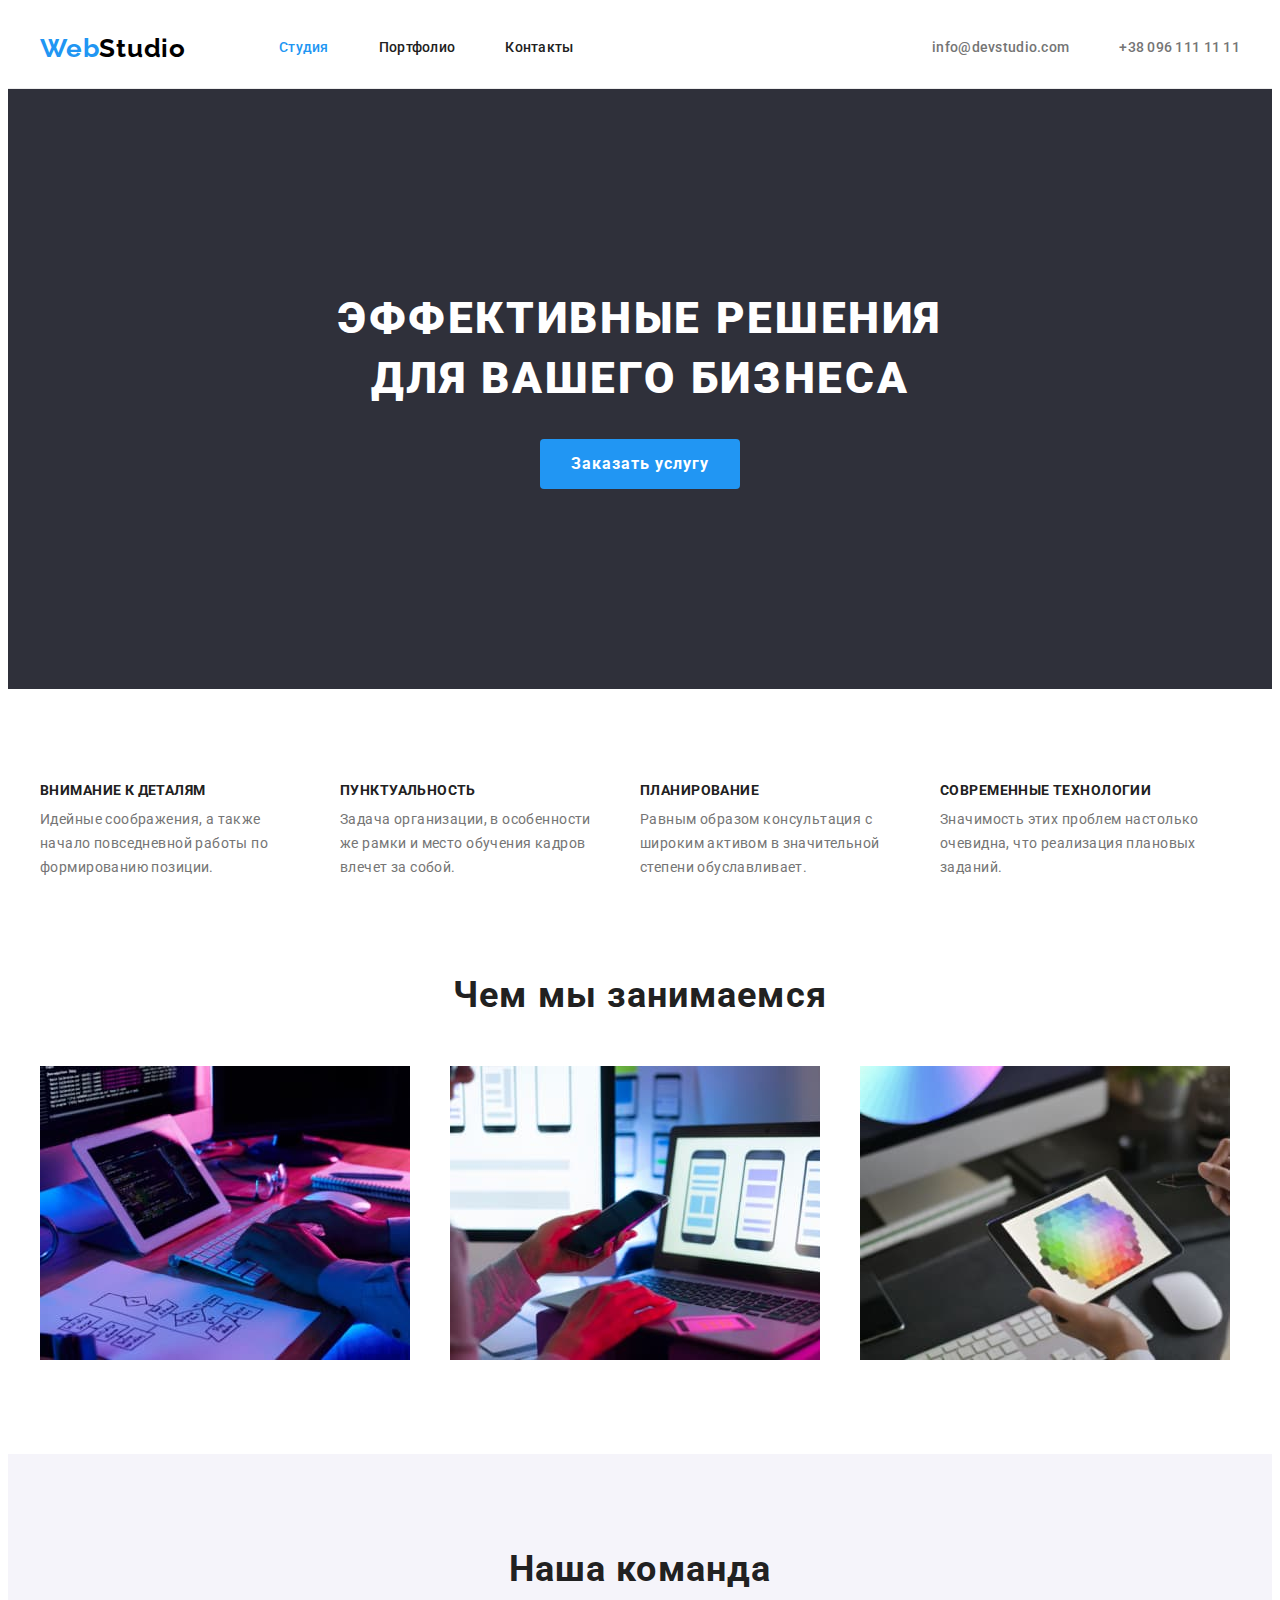
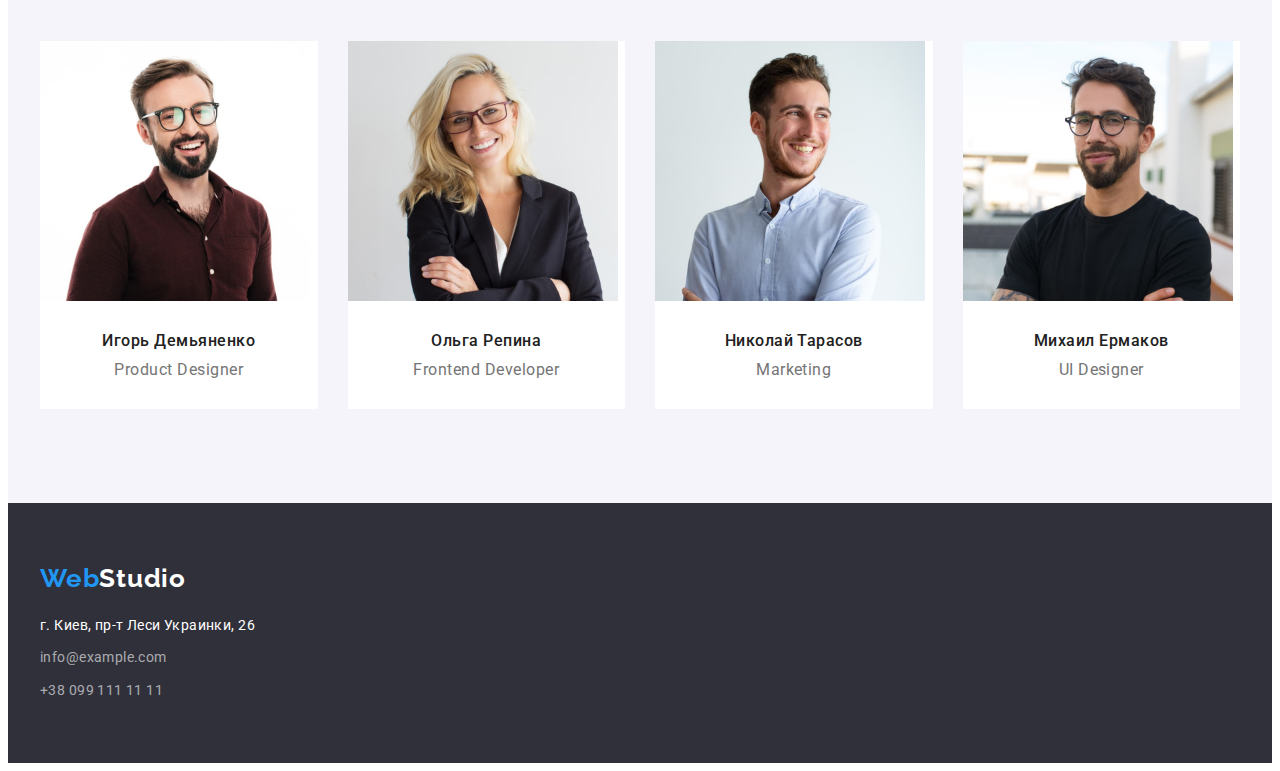
<file: index.html>
<!DOCTYPE html>
<html lang="ru">
    <head>
        <meta charset="UTF-8" />
        <meta http-equiv="X-UA-Compatible" content="IE=edge" />
        <meta name="viewport" content="width=device-width, initial-scale=1.0" />
        <title>WebStudio</title>
        <link rel="preconnect" href="https://fonts.googleapis.com" />
        <link rel="preconnect" href="https://fonts.gstatic.com" crossorigin />
        <link
            href="https://fonts.googleapis.com/css2?family=Raleway:wght@700&family=Roboto:wght@400;500;700;900&display=swap"
            rel="stylesheet"
        />
        <link
            rel="stylesheet"
            href="https://cdnjs.cloudflare.com/ajax/libs/modern-normalize/1.1.0/modern-normalize.min.css"
            integrity="sha512-wpPYUAdjBVSE4KJnH1VR1HeZfpl1ub8YT/NKx4PuQ5NmX2tKuGu6U/JRp5y+Y8XG2tV+wKQpNHVUX03MfMFn9Q=="
            crossorigin="anonymous"
            referrerpolicy="no-referrer"
        />
        <link rel="stylesheet" href="./css/styles.css" />
    </head>

    <body>
        <header class="header">
            <div class="container header-container">
                <nav class="header-navigation">
                    <a class="logo header-logo link" href="./index.html" lang="en">
                        Web<span class="header-logo-text">Studio</span></a
                    >
                    <ul class="header-list list">
                        <li class="header-item">
                            <a href="./index.html" class="header-link link current">Студия</a>
                        </li>
                        <li class="header-item">
                            <a href="./portfolio.html" class="header-link link">Портфолио</a>
                        </li>
                        <li class="header-item">
                            <a href="" class="header-link link">Контакты</a>
                        </li>
                    </ul>
                </nav>
                <ul class="header-list list">
                    <li class="header-item">
                        <a class="header-contacts link" href="mailto:info@devstudio.com"
                            >info@devstudio.com</a
                        >
                    </li>
                    <li class="header-item">
                        <a class="header-contacts link" href="tel:+380961111111"
                            >+38 096 111 11 11</a
                        >
                    </li>
                </ul>
            </div>
        </header>
        <main>
            <!-- HERO -->
            <section class="hero">
                <div class="container">
                    <h1 class="hero-item">Эффективные решения для вашего бизнеса</h1>
                    <button class="hero-btn" type="button">Заказать услугу</button>
                </div>
            </section>
            <!-- BENEFITS -->
            <section class="benefits section">
                <div class="container">
                    <h2 class="visually-hidden">Наши преимущества</h2>
                    <ul class="benefits-list list">
                        <li class="benefits-item">
                            <h3 class="benefits-title">Внимание к деталям</h3>
                            <p class="benefits-text">
                                Идейные соображения, а также начало повседневной работы по
                                формированию позиции.
                            </p>
                        </li>
                        <li class="benefits-item">
                            <h3 class="benefits-title">Пунктуальность</h3>
                            <p class="benefits-text">
                                Задача организации, в особенности же рамки и место обучения кадров
                                влечет за собой.
                            </p>
                        </li>
                        <li class="benefits-item">
                            <h3 class="benefits-title">Планирование</h3>
                            <p class="benefits-text">
                                Равным образом консультация с широким активом в значительной степени
                                обуславливает.
                            </p>
                        </li>
                        <li class="benefits-item">
                            <h3 class="benefits-title">Современные технологии</h3>
                            <p class="benefits-text">
                                Значимость этих проблем настолько очевидна, что реализация плановых
                                заданий.
                            </p>
                        </li>
                    </ul>
                </div>
            </section>
            <!-- ABOUT -->
            <section class="about section">
                <div class="container">
                    <h2 class="about-title section-title">Чем мы занимаемся</h2>
                    <ul class="about-list list">
                        <li class="about-item">
                            <img src="./images/box-1.jpg" alt="кодинг" width="370" height="294" />
                        </li>
                        <li class="about-item">
                            <img
                                src="./images/box-2.jpg"
                                alt="мобильные приложения"
                                width="370"
                                height="294"
                            />
                        </li>
                        <li class="about-item">
                            <img src="./images/box-3.jpg" alt="дизайн" width="370" height="294" />
                        </li>
                    </ul>
                </div>
            </section>
            <!-- TEAM -->
            <section class="team section">
                <div class="container">
                    <h2 class="team-title section-title">Наша команда</h2>
                    <ul class="team-list list">
                        <li class="team-item">
                            <img
                                src="./images/team-card-1.jpg"
                                alt="Игорь Демьяненко"
                                width="270"
                                height="260"
                            />
                            <div class="team-item-about">
                                <h3 class="team-item-title">Игорь Демьяненко</h3>
                                <p class="team-item-text" lang="en">Product Designer</p>
                            </div>
                        </li>
                        <li class="team-item">
                            <img
                                src="./images/team-card-2.jpg"
                                alt="Ольга Репина"
                                width="270"
                                height="260"
                            />
                            <div class="team-item-about">
                                <h3 class="team-item-title">Ольга Репина</h3>
                                <p class="team-item-text" lang="en">Frontend Developer</p>
                            </div>
                        </li>
                        <li class="team-item">
                            <img
                                src="./images/team-card-3.jpg"
                                alt="Николай Тарасов"
                                width="270"
                                height="260"
                            />
                            <div class="team-item-about">
                                <h3 class="team-item-title">Николай Тарасов</h3>
                                <p class="team-item-text" lang="en">Marketing</p>
                            </div>
                        </li>
                        <li class="team-item">
                            <img
                                src="./images/team-card-4.jpg"
                                alt="Михаил Ермаков"
                                width="270"
                                height="260"
                            />
                            <div class="team-item-about">
                                <h3 class="team-item-title">Михаил Ермаков</h3>
                                <p class="team-item-text" lang="en">UI Designer</p>
                            </div>
                        </li>
                    </ul>
                </div>
            </section>
        </main>
        <footer class="footer">
            <div class="container footer-container">
                <a class="logo footer-logo link" href="./index.html" lang="en">
                    Web<span class="footer-logo-text">Studio</span></a
                >
                <address class="address">
                    <ul class="address-list list">
                        <li class="address-item">
                            <a
                                class="address-link link"
                                href="https://goo.gl/maps/UUVyCfxWeA6QMMEp7"
                                target="_blank"
                                rel="noopener noreferrer"
                            >
                                г. Киев, пр-т Леси Украинки, 26
                            </a>
                        </li>
                        <li class="address-item">
                            <a class="contacts-link link" href="mailto:info@example.com"
                                >info@example.com</a
                            >
                        </li>
                        <li class="address-item">
                            <a class="contacts-link link" href="tel:+380991111111"
                                >+38 099 111 11 11</a
                            >
                        </li>
                    </ul>
                </address>
            </div>
        </footer>
    </body>
</html>
</file>
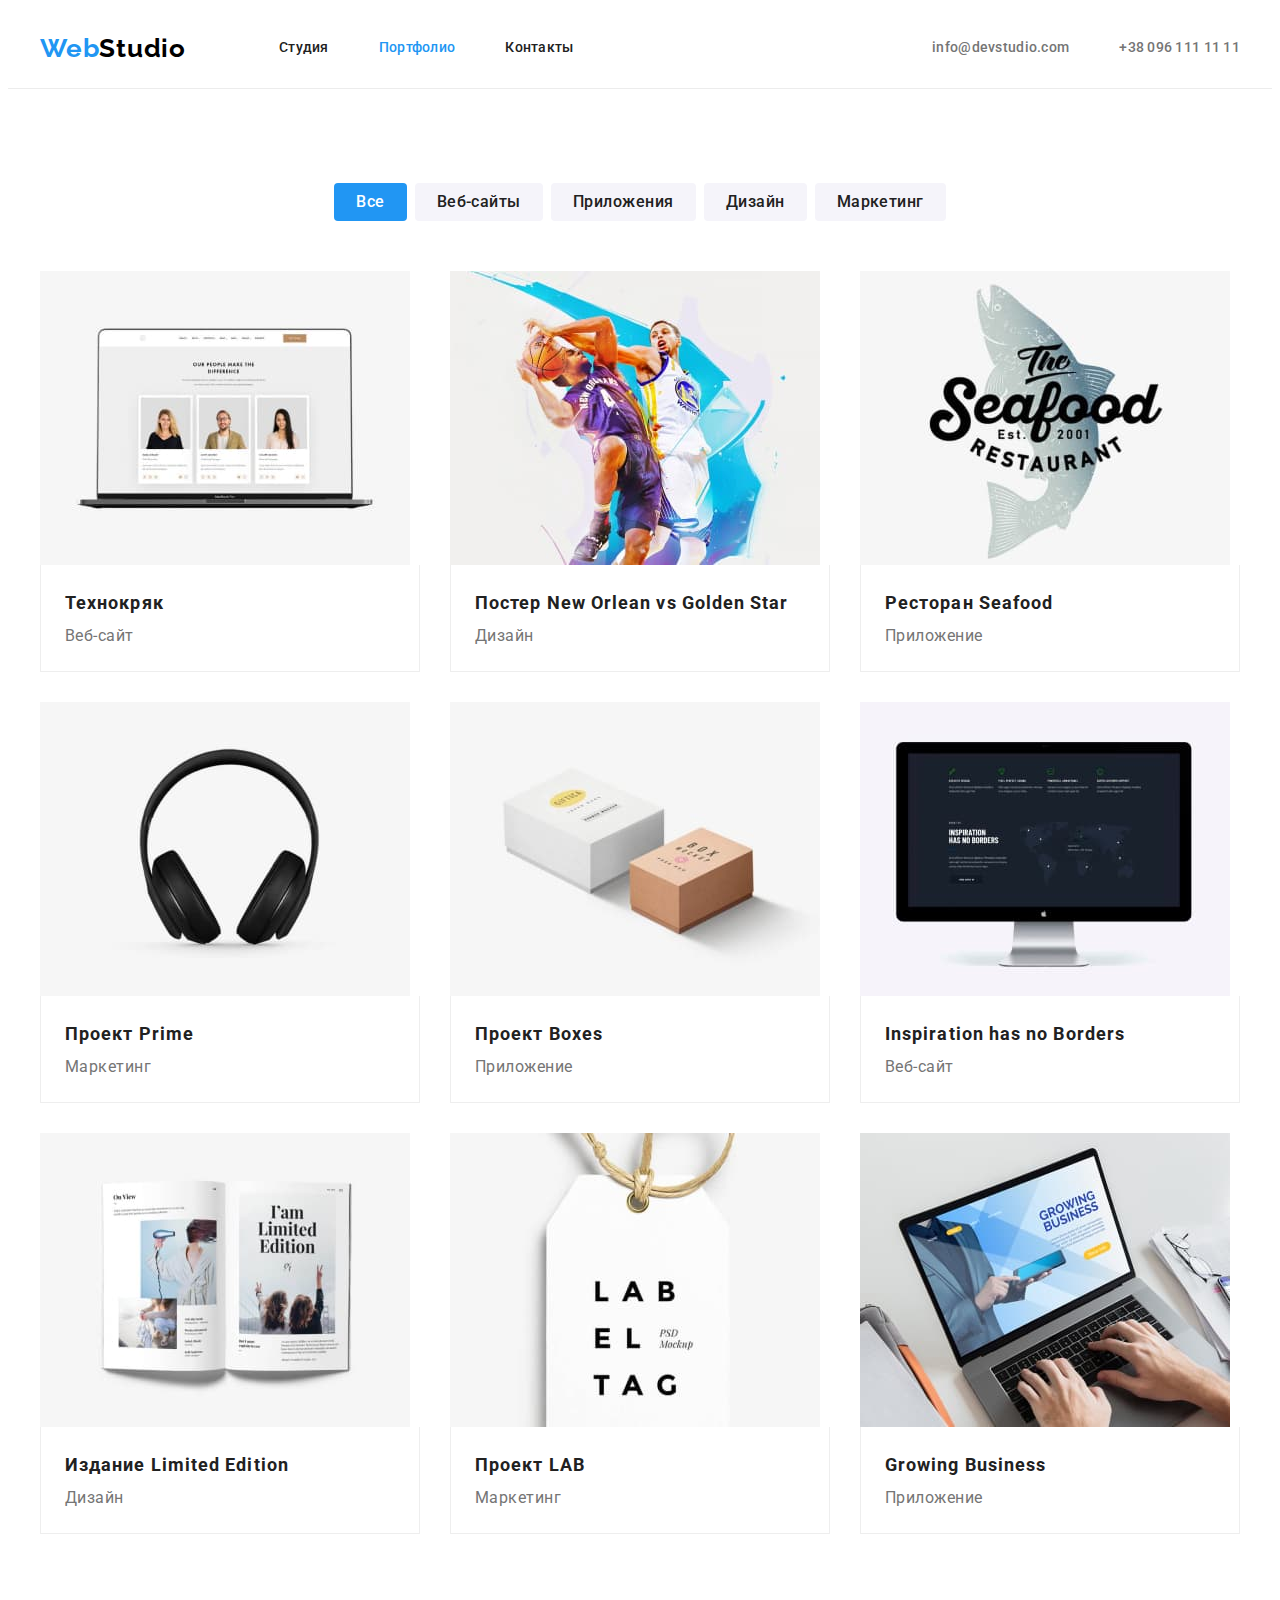
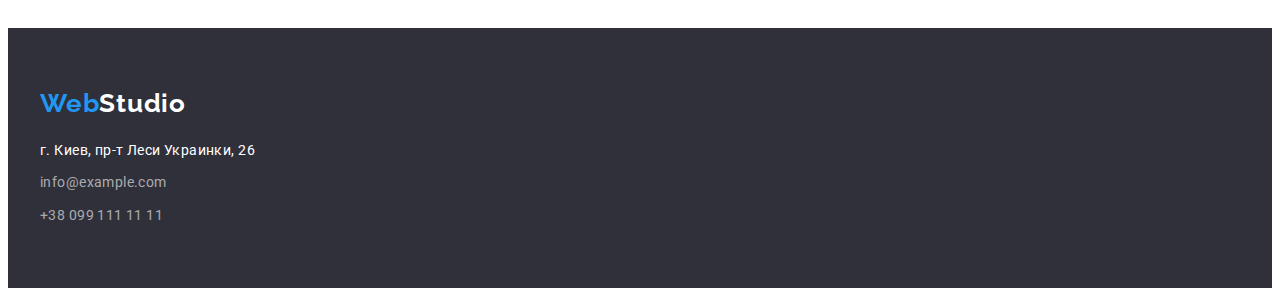
<file: portfolio.html>
<!DOCTYPE html>
<html lang="ru">
    <head>
        <meta charset="UTF-8" />
        <meta http-equiv="X-UA-Compatible" content="IE=edge" />
        <meta name="viewport" content="width=device-width, initial-scale=1.0" />
        <title>WebStudio</title>
        <link rel="preconnect" href="https://fonts.googleapis.com" />
        <link rel="preconnect" href="https://fonts.gstatic.com" crossorigin />
        <link
            href="https://fonts.googleapis.com/css2?family=Raleway:wght@700&family=Roboto:wght@400;500;700;900&display=swap"
            rel="stylesheet"
        />
        <link
            rel="stylesheet"
            href="https://cdnjs.cloudflare.com/ajax/libs/modern-normalize/1.1.0/modern-normalize.min.css"
            integrity="sha512-wpPYUAdjBVSE4KJnH1VR1HeZfpl1ub8YT/NKx4PuQ5NmX2tKuGu6U/JRp5y+Y8XG2tV+wKQpNHVUX03MfMFn9Q=="
            crossorigin="anonymous"
            referrerpolicy="no-referrer"
        />
        <link rel="stylesheet" href="./css/styles.css" />
    </head>

    <body>
        <header class="header">
            <div class="container header-container">
                <nav class="header-navigation">
                    <a class="logo header-logo link" href="./index.html" lang="en">
                        Web<span class="header-logo-text">Studio</span></a
                    >
                    <ul class="header-list list">
                        <li class="header-item">
                            <a href="./index.html" class="header-link link">Студия</a>
                        </li>
                        <li class="header-item">
                            <a href="./portfolio.html" class="header-link link current"
                                >Портфолио</a
                            >
                        </li>
                        <li class="header-item">
                            <a href="" class="header-link link">Контакты</a>
                        </li>
                    </ul>
                </nav>
                <ul class="header-list list">
                    <li class="header-item">
                        <a class="header-contacts link" href="mailto:info@devstudio.com"
                            >info@devstudio.com</a
                        >
                    </li>
                    <li class="header-item">
                        <a class="header-contacts link" href="tel:+380961111111"
                            >+38 096 111 11 11</a
                        >
                    </li>
                </ul>
            </div>
        </header>
        <main>
            <section class="section">
                <div class="container">
                    <h1 class="visually-hidden">Портфолио</h1>
                    <!-- BUTTONS -->
                    <ul class="filter-list list">
                        <li class="filter-item">
                            <button class="button current-btn" type="button">Все</button>
                        </li>
                        <li class="filter-item">
                            <button class="button" type="button">Веб-сайты</button>
                        </li>
                        <li class="filter-item">
                            <button class="button" type="button">Приложения</button>
                        </li>
                        <li class="filter-item">
                            <button class="button" type="button">Дизайн</button>
                        </li>
                        <li class="filter-item">
                            <button class="button" type="button">Маркетинг</button>
                        </li>
                    </ul>
                    <!-- PORTFOLIO LIST -->
                    <ul class="portfolio-list list">
                        <li class="portfolio-item">
                            <img
                                src="./images/technokryak.jpg"
                                alt="Технокряк"
                                width="370"
                                height="294"
                            />
                            <div class="portfolio-about">
                                <h2 class="portfolio-item-title">Технокряк</h2>
                                <p class="portfolio-item-text">Веб-сайт</p>
                            </div>
                        </li>
                        <li class="portfolio-item">
                            <img
                                src="./images/poster-no-gs.jpg"
                                alt="Постер New Orlean vs Golden Star"
                                width="370"
                                height="294"
                            />
                            <div class="portfolio-about">
                                <h2 class="portfolio-item-title">
                                    Постер <span lang="en">New Orlean vs Golden Star</span>
                                </h2>
                                <p class="portfolio-item-text">Дизайн</p>
                            </div>
                        </li>
                        <li class="portfolio-item">
                            <img
                                src="./images/seafood.jpg"
                                alt="Ресторан Seafood"
                                width="370"
                                height="294"
                            />
                            <div class="portfolio-about">
                                <h2 class="portfolio-item-title">
                                    Ресторан <span lang="en">Seafood</span>
                                </h2>
                                <p class="portfolio-item-text">Приложение</p>
                            </div>
                        </li>
                        <li class="portfolio-item">
                            <img
                                src="./images/project-prime.jpg"
                                alt="Проект Prime"
                                width="370"
                                height="294"
                            />
                            <div class="portfolio-about">
                                <h2 class="portfolio-item-title">
                                    Проект <span lang="en">Prime</span>
                                </h2>
                                <p class="portfolio-item-text">Маркетинг</p>
                            </div>
                        </li>
                        <li class="portfolio-item">
                            <img
                                src="./images/project-boxes.jpg"
                                alt="Проект Boxes"
                                width="370"
                                height="294"
                            />
                            <div class="portfolio-about">
                                <h2 class="portfolio-item-title">
                                    Проект <span lang="en">Boxes</span>
                                </h2>
                                <p class="portfolio-item-text">Приложение</p>
                            </div>
                        </li>
                        <li class="portfolio-item">
                            <img
                                src="./images/insp-has-no-borders.jpg"
                                alt="Inspiration has no Borders"
                                width="370"
                                height="294"
                            />
                            <div class="portfolio-about">
                                <h2 class="portfolio-item-title" lang="en">
                                    Inspiration has no Borders
                                </h2>
                                <p class="portfolio-item-text">Веб-сайт</p>
                            </div>
                        </li>
                        <li class="portfolio-item">
                            <img
                                src="./images/izd-limited-edition.jpg"
                                alt="Издание Limited Edition"
                                width="370"
                                height="294"
                            />
                            <div class="portfolio-about">
                                <h2 class="portfolio-item-title">
                                    Издание <span lang="en">Limited Edition</span>
                                </h2>
                                <p class="portfolio-item-text">Дизайн</p>
                            </div>
                        </li>
                        <li class="portfolio-item">
                            <img
                                src="./images/project-lab.jpg"
                                alt="Проект LAB"
                                width="370"
                                height="294"
                            />
                            <div class="portfolio-about">
                                <h2 class="portfolio-item-title">
                                    Проект <span lang="en">LAB</span>
                                </h2>
                                <p class="portfolio-item-text">Маркетинг</p>
                            </div>
                        </li>
                        <li class="portfolio-item">
                            <img
                                src="./images/growing-business.jpg"
                                alt="Growing Business"
                                width="370"
                                height="294"
                            />
                            <div class="portfolio-about">
                                <h2 class="portfolio-item-title" lang="en">Growing Business</h2>
                                <p class="portfolio-item-text">Приложение</p>
                            </div>
                        </li>
                    </ul>
                </div>
            </section>
        </main>
        <footer class="footer">
            <div class="container footer-container">
                <a class="logo footer-logo link" href="./index.html" lang="en">
                    Web<span class="footer-logo-text">Studio</span></a
                >
                <address class="address">
                    <ul class="address-list list">
                        <li class="address-item">
                            <a
                                class="address-link link"
                                href="https://goo.gl/maps/UUVyCfxWeA6QMMEp7"
                                target="_blank"
                                rel="noopener noreferrer"
                            >
                                г. Киев, пр-т Леси Украинки, 26
                            </a>
                        </li>
                        <li class="address-item">
                            <a class="contacts-link link" href="mailto:info@example.com"
                                >info@example.com</a
                            >
                        </li>
                        <li class="address-item">
                            <a class="contacts-link link" href="tel:+380991111111"
                                >+38 099 111 11 11</a
                            >
                        </li>
                    </ul>
                </address>
            </div>
        </footer>
    </body>
</html>
</file>
<file: css/styles.css>
:root {
    --first-text-color: #212121;
    --second-text-color: #757575;
    --third-text-color: #ffffff;
    --fourth-text-color: rgba(255, 255, 255, 0.6);
    --accent-color: #2196f3;
    --main-background-color: #ffffff;
    --first-background-color: #f5f4fa;
    --second-background-color: #2f303a;
}

p,
h1,
h2,
h3,
h4,
h5,
h6 {
    margin: 0;
}

ul {
    margin: 0;
    padding: 0;
}

body {
    font-family: 'Roboto', sans-serif;
    background-color: var(--main-background-color);
    color: var(--first-text-color);
}

button {
    cursor: pointer;
}

img {
    display: block;
    max-width: 100%;
    height: auto;
}

.container {
    width: 1200px;
    padding-left: 15px;
    padding-right: 15px;
    margin: 0 auto;
}

.section {
    padding-top: 94px;
    padding-bottom: 94px;
}

.list {
    list-style: none;
}

.link {
    text-decoration: none;
}

.visually-hidden {
    position: absolute;
    white-space: nowrap;
    width: 1px;
    height: 1px;
    overflow: hidden;
    border: 0;
    padding: 0;
    clip: rect(0 0 0 0);
    clip-path: inset(50%);
    margin: -1px;
}

.logo {
    font-family: Raleway;
    font-weight: 700;
    font-size: 26px;
    line-height: 1.19;
    letter-spacing: 0.03em;
    color: #2196f3;
}

.section-title {
    font-weight: 700;
    font-size: 36px;
    line-height: 1.17;
    text-align: center;
    letter-spacing: 0.03em;
    color: var(--first-text-color);
    margin-bottom: 50px;
}

/* --------------HEADER-------------- */

.header {
    border-bottom: 1px solid #ececec;
}

.header-list {
    display: flex;
}

.header-navigation {
    display: flex;
    align-items: center;
}

.header-container {
    display: flex;
    align-items: center;
    justify-content: space-between;
}

.header-logo {
    display: block;
    margin-right: 93px;
    padding-top: 24px;
    padding-bottom: 24px;
}

.header-logo-text {
    color: #000000;
}

.header-item {
    margin-right: 50px;
}

.header-item:last-child {
    margin-right: 0;
}

.header-item .link.current {
    color: var(--accent-color);
}

.header-link {
    display: flex;
    font-weight: 500;
    font-size: 14px;
    line-height: 1.14;
    letter-spacing: 0.02em;
    color: var(--first-text-color);
    padding-top: 32px;
    padding-bottom: 32px;
}

.header-contacts {
    display: flex;
    font-weight: 500;
    font-size: 14px;
    line-height: 1.14;
    letter-spacing: 0.02em;
    color: var(--second-text-color);
    padding-top: 32px;
    padding-bottom: 32px;
}

.header-link:hover,
.header-link:focus,
.header-link:active,
.header-contacts:hover,
.header-contacts:focus {
    color: var(--accent-color);
}

/* --------------HERO-------------- */

.hero {
    background-color: var(--second-background-color);
    padding-top: 200px;
    padding-bottom: 200px;
    text-align: center;
}

.hero-item {
    font-weight: 900;
    font-size: 44px;
    line-height: 1.36;
    /* text-align: center; */
    letter-spacing: 0.06em;
    text-transform: uppercase;
    color: var(--third-text-color);
    max-width: 696px;
    margin: 0 auto;
    margin-bottom: 30px;
}

.hero-btn {
    font-family: inherit;
    font-weight: 700;
    font-size: 16px;
    line-height: 1.87;
    letter-spacing: 0.06em;
    background-color: #2196f3;
    width: 200px;
    padding: 10px;
    color: var(--third-text-color);
    border-radius: 4px;
    border: none;
    display: block;
    margin: 0 auto;
}

/* --------------BENEFITS-------------- */

.benefits-list {
    display: flex;
}

.benefits-item:not(:last-child) {
    margin-right: 30px;
    max-width: 270px;
}

.benefits-title {
    font-weight: 700;
    font-size: 14px;
    line-height: 1.14;
    letter-spacing: 0.03em;
    text-transform: uppercase;
    color: var(--first-text-color);
    margin-bottom: 10px;
}

.benefits-text {
    font-size: 14px;
    line-height: 1.71;
    letter-spacing: 0.03em;
    color: var(--second-text-color);
}

/* --------------ABOUT-------------- */

.about {
    padding-top: 0;
    padding-bottom: 94px;
}

.about-list {
    display: flex;
    flex-wrap: wrap;
    margin-right: -30px;
    margin-bottom: -30px;
}

.about-item {
    flex-basis: calc(100% / 3 - 30px);
    margin-right: 30px;
    margin-bottom: 30px;
}

/* --------------TEAM-------------- */

.team {
    background-color: var(--first-background-color);
}

.team-list {
    display: flex;
    flex-wrap: wrap;
    margin-right: -30px;
    margin-bottom: -30px;
}

.team-item {
    flex-basis: calc(100% / 4 - 30px);
    margin-right: 30px;
    margin-bottom: 30px;
    background-color: var(--main-background-color);
}

.team-item-about {
    padding-top: 30px;
    padding-bottom: 30px;
}

.team-item-title {
    font-weight: 500;
    font-size: 16px;
    line-height: 1.19;
    text-align: center;
    letter-spacing: 0.03em;
    color: var(--first-text-color);
    margin-bottom: 10px;
}

.team-item-text {
    font-size: 16px;
    line-height: 1.19;
    text-align: center;
    letter-spacing: 0.03em;
    color: var(--second-text-color);
}

/* --------------FOOTER-------------- */

.footer {
    padding-top: 60px;
    padding-bottom: 60px;
    background-color: var(--second-background-color);
}

.footer-container {
    display: flex;
    align-items: left;
    flex-direction: column;
}

.footer-logo {
    display: block;
    margin-bottom: 20px;
}

.footer-logo-text {
    color: #ffffff;
}

.address-item:not(:last-child) {
    margin-bottom: 9px;
}

.address-link {
    font-style: normal;
    font-size: 14px;
    line-height: 1.71;
    letter-spacing: 0.03em;
    color: var(--third-text-color);
}

.contacts-link {
    font-style: normal;
    font-size: 14px;
    line-height: 1.71;
    letter-spacing: 0.03em;
    color: var(--fourth-text-color);
}

.address-link:hover,
.address-link:focus,
.contacts-link:hover,
.contacts-link:focus {
    color: var(--accent-color);
}

/* --------------PORTFOLIO-------------- */

.filter-list {
    display: flex;
    justify-content: center;
    margin-bottom: 50px;
}

.filter-item:not(:last-child) {
    margin-right: 8px;
}

.button {
    font: inherit;
    font-weight: 500;
    font-size: 16px;
    line-height: 1.62;
    text-align: center;
    letter-spacing: 0.03em;
    padding: 6px 22px;
    background-color: var(--first-background-color);
    color: var(--first-text-color);
    border-radius: 4px;
    border: none;
    display: block;
    margin: 0 auto;
}

.current-btn,
.button:hover,
.button:focus {
    color: var(--third-text-color);
    background-color: var(--accent-color);
}

.portfolio-list {
    display: flex;
    flex-wrap: wrap;
    margin-right: -30px;
    margin-bottom: -30px;
}

.portfolio-item {
    flex-basis: calc(100% / 3 - 30px);
    margin-right: 30px;
    margin-bottom: 30px;
}

.portfolio-about {
    border: 1px solid #eeeeee;
    border-top: none;
    padding: 20px 24px;
}

.portfolio-item-title {
    font-weight: 700;
    font-size: 18px;
    line-height: 2;
    letter-spacing: 0.06em;
    color: var(--first-text-color);
}

.portfolio-item-text {
    font-weight: normal;
    font-size: 16px;
    line-height: 1.87;
    letter-spacing: 0.03em;
    color: var(--second-text-color);
}
</file>
